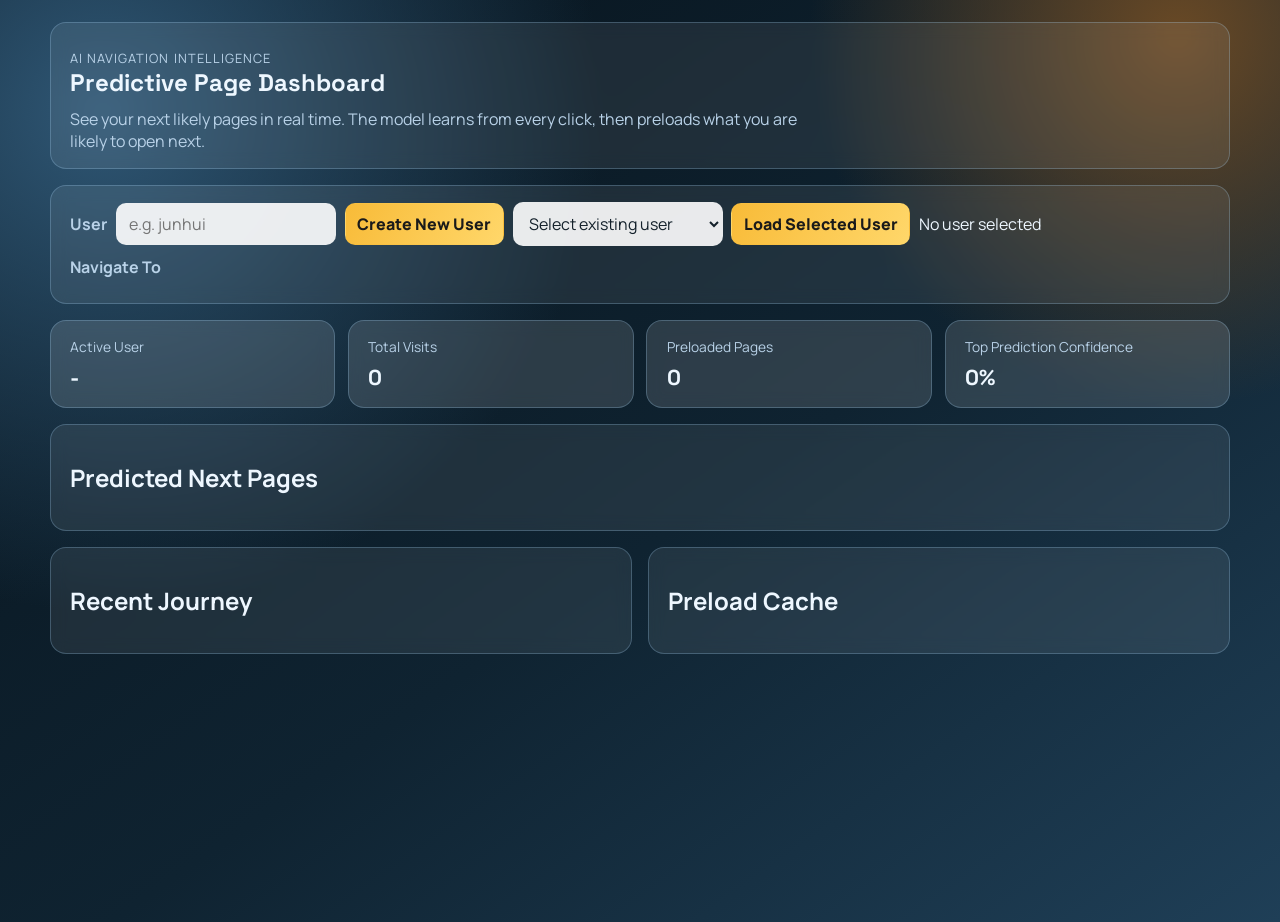
<file: frontend/index.html>
<!doctype html>
<html lang="en">
  <head>
    <meta charset="UTF-8" />
    <meta name="viewport" content="width=device-width, initial-scale=1.0" />
    <title>Predictive Preload Dashboard</title>
    <link rel="preconnect" href="https://fonts.googleapis.com" />
    <link rel="preconnect" href="https://fonts.gstatic.com" crossorigin />
    <link
      href="https://fonts.googleapis.com/css2?family=Manrope:wght@400;600;800&family=Space+Grotesk:wght@500;700&display=swap"
      rel="stylesheet"
    />
    <link rel="stylesheet" href="./styles.css" />
  </head>
  <body>
    <main class="layout">
      <section class="panel hero">
        <div>
          <p class="eyebrow">AI Navigation Intelligence</p>
          <h1>Predictive Page Dashboard</h1>
          <p>
            See your next likely pages in real time. The model learns from every click,
            then preloads what you are likely to open next.
          </p>
        </div>
      </section>

      <section class="panel controls">
        <div class="row">
          <label for="username">User</label>
          <input id="username" placeholder="e.g. junhui" />
          <button id="create-user">Create New User</button>
          <select id="existing-users">
            <option value="">Select existing user</option>
          </select>
          <button id="load-selected-user">Load Selected User</button>
          <span id="user-state">No user selected</span>
        </div>
        <div class="row">
          <label>Navigate To</label>
          <div id="page-buttons" class="page-buttons"></div>
        </div>
      </section>

      <section class="stats-grid">
        <article class="panel stat-card">
          <p>Active User</p>
          <h3 id="metric-user">-</h3>
        </article>
        <article class="panel stat-card">
          <p>Total Visits</p>
          <h3 id="metric-visits">0</h3>
        </article>
        <article class="panel stat-card">
          <p>Preloaded Pages</p>
          <h3 id="metric-cache">0</h3>
        </article>
        <article class="panel stat-card">
          <p>Top Prediction Confidence</p>
          <h3 id="metric-confidence">0%</h3>
        </article>
      </section>

      <section class="content-grid">
        <article class="panel full-span">
          <h2>Predicted Next Pages</h2>
          <div id="predictions" class="prediction-table"></div>
        </article>
      </section>

      <section class="content-grid">
        <article class="panel">
          <h2>Recent Journey</h2>
          <ul id="history" class="list"></ul>
        </article>
        <article class="panel">
          <h2>Preload Cache</h2>
          <ul id="cache-list" class="list"></ul>
        </article>
      </section>
    </main>

    <script src="./app.js"></script>
  </body>
</html>
</file>
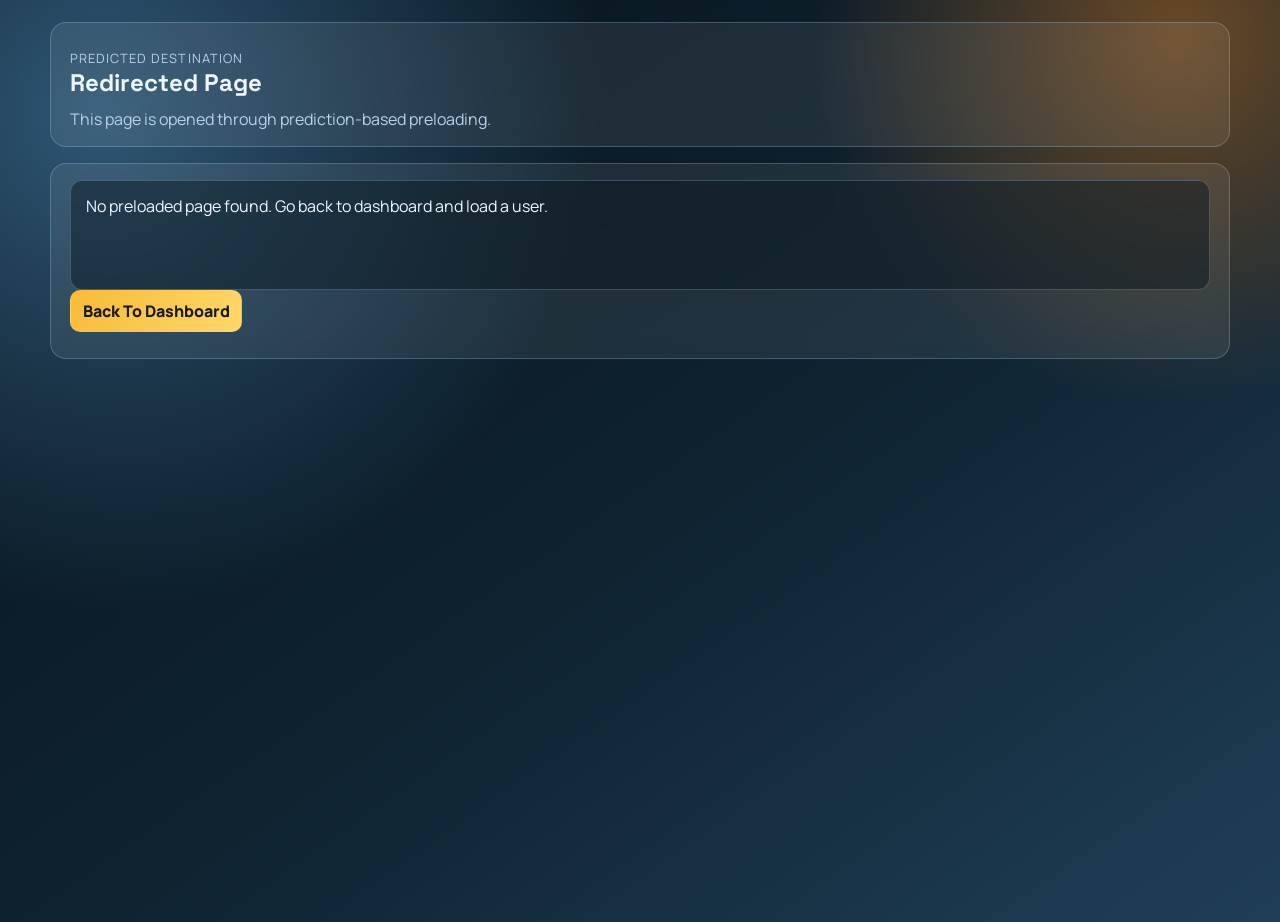
<file: frontend/redirect.html>
<!doctype html>
<html lang="en">
  <head>
    <meta charset="UTF-8" />
    <meta name="viewport" content="width=device-width, initial-scale=1.0" />
    <title>Predicted Redirect Page</title>
    <link rel="preconnect" href="https://fonts.googleapis.com" />
    <link rel="preconnect" href="https://fonts.gstatic.com" crossorigin />
    <link
      href="https://fonts.googleapis.com/css2?family=Manrope:wght@400;600;800&family=Space+Grotesk:wght@500;700&display=swap"
      rel="stylesheet"
    />
    <link rel="stylesheet" href="./styles.css" />
  </head>
  <body>
    <main class="layout">
      <section class="panel hero">
        <div>
          <p class="eyebrow">Predicted Destination</p>
          <h1>Redirected Page</h1>
          <p>This page is opened through prediction-based preloading.</p>
        </div>
      </section>

      <section class="panel">
        <article id="redirect-page-view" class="page-card">
          No preloaded page found. Go back to dashboard and load a user.
        </article>
        <div class="row">
          <button id="back-dashboard">Back To Dashboard</button>
        </div>
      </section>
    </main>

    <script src="./redirect.js"></script>
  </body>
</html>
</file>
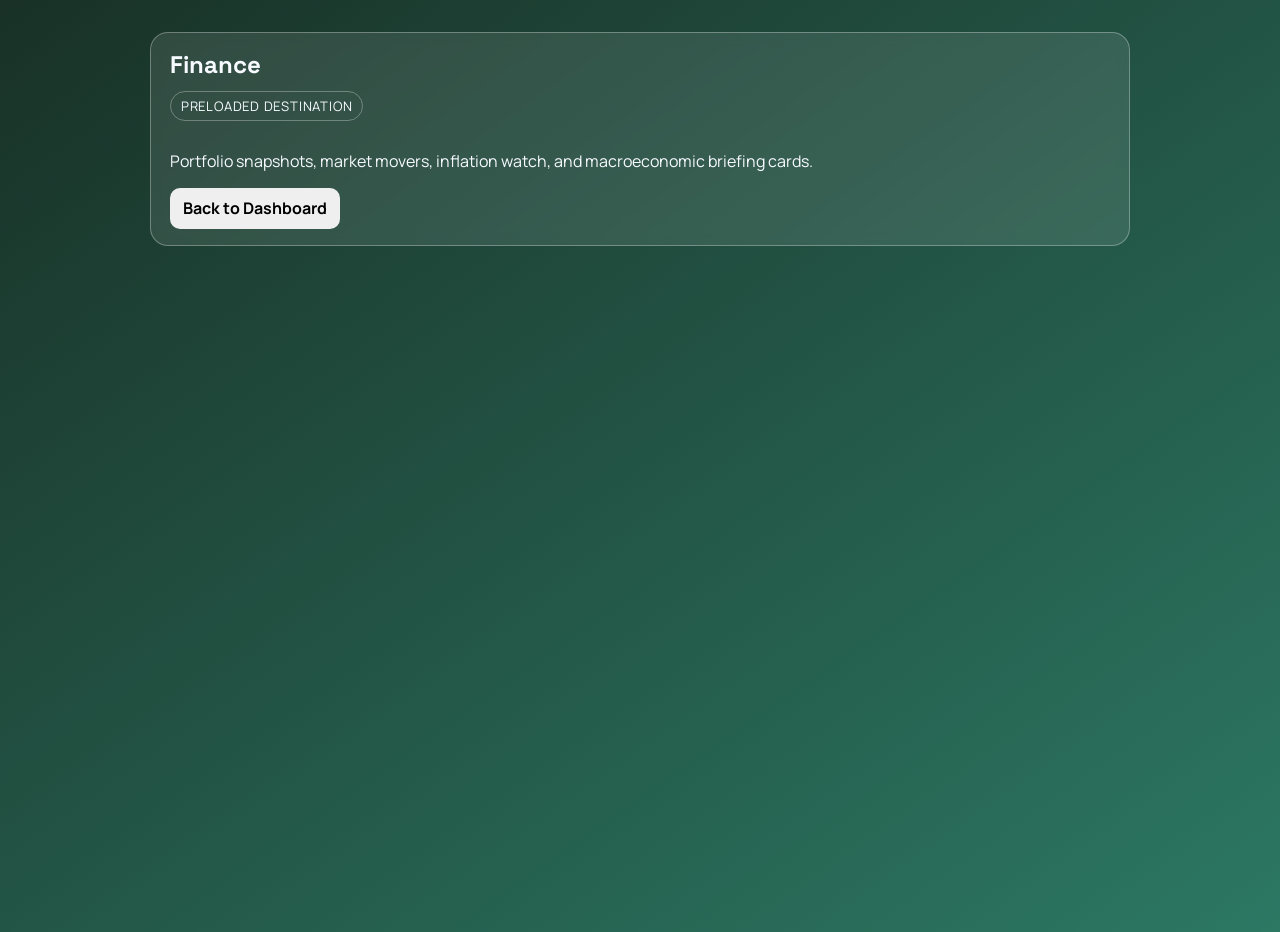
<file: frontend/pages/finance.html>
<!doctype html>
<html lang="en">
  <head>
    <meta charset="UTF-8" />
    <meta name="viewport" content="width=device-width, initial-scale=1.0" />
    <title>Finance</title>
    <link rel="preconnect" href="https://fonts.googleapis.com" />
    <link rel="preconnect" href="https://fonts.gstatic.com" crossorigin />
    <link href="https://fonts.googleapis.com/css2?family=Manrope:wght@400;600;800&family=Space+Grotesk:wght@500;700&display=swap" rel="stylesheet" />
    <link rel="stylesheet" href="./page.css" />
    <style>body { background: linear-gradient(145deg, #193127, #2c7863); }</style>
  </head>
  <body>
    <main class="wrapper">
      <section class="panel">
        <h1>Finance</h1>
        <p class="pill">Preloaded Destination</p>
        <p>Portfolio snapshots, market movers, inflation watch, and macroeconomic briefing cards.</p>
        <button onclick="window.location.href='../index.html'">Back to Dashboard</button>
      </section>
    </main>
  </body>
</html>
</file>
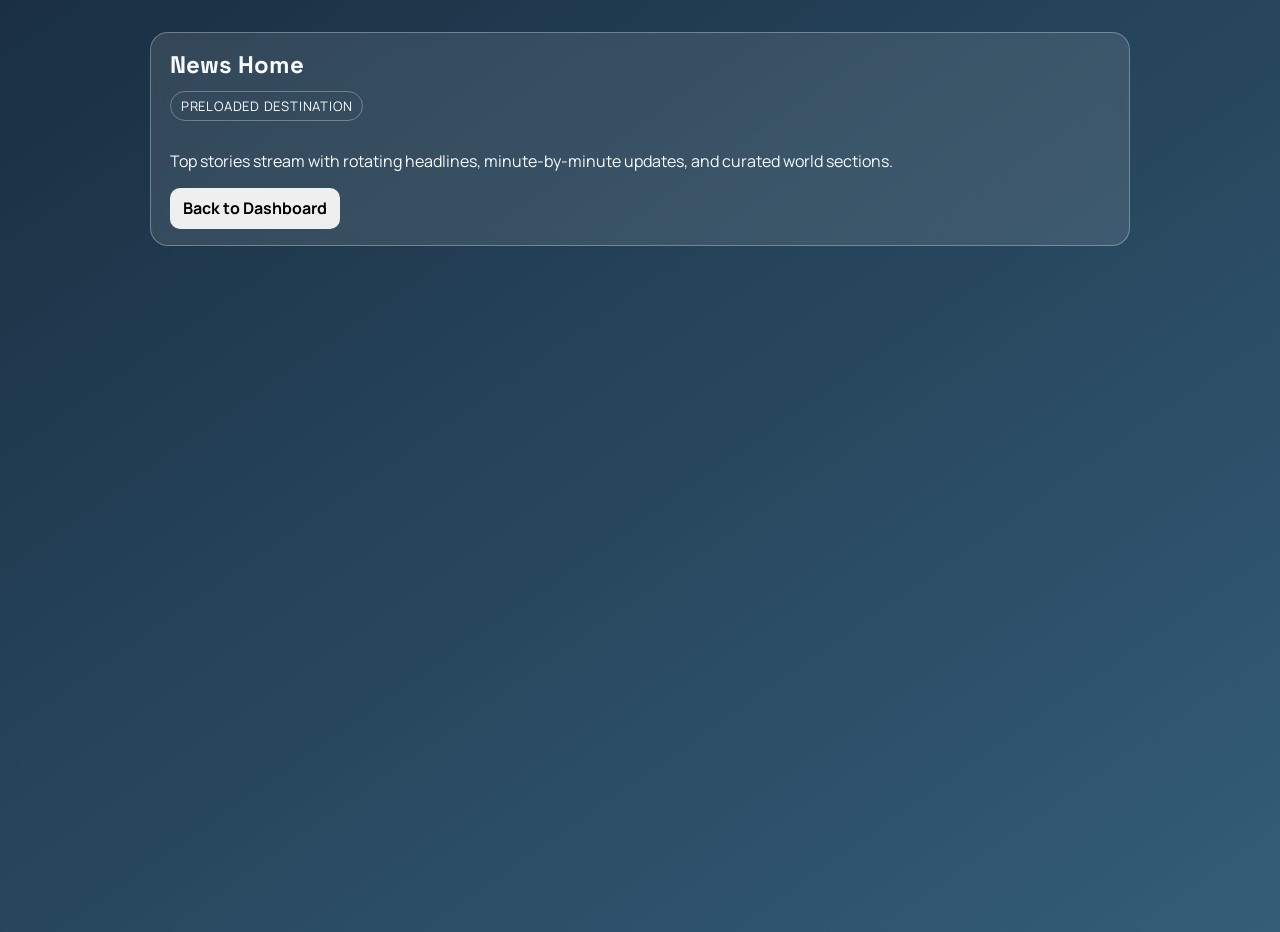
<file: frontend/pages/news-home.html>
<!doctype html>
<html lang="en">
  <head>
    <meta charset="UTF-8" />
    <meta name="viewport" content="width=device-width, initial-scale=1.0" />
    <title>News Home</title>
    <link rel="preconnect" href="https://fonts.googleapis.com" />
    <link rel="preconnect" href="https://fonts.gstatic.com" crossorigin />
    <link href="https://fonts.googleapis.com/css2?family=Manrope:wght@400;600;800&family=Space+Grotesk:wght@500;700&display=swap" rel="stylesheet" />
    <link rel="stylesheet" href="./page.css" />
    <style>body { background: linear-gradient(145deg, #1a2f42, #345d78); }</style>
  </head>
  <body>
    <main class="wrapper">
      <section class="panel">
        <h1>News Home</h1>
        <p class="pill">Preloaded Destination</p>
        <p>Top stories stream with rotating headlines, minute-by-minute updates, and curated world sections.</p>
        <button onclick="window.location.href='../index.html'">Back to Dashboard</button>
      </section>
    </main>
  </body>
</html>
</file>
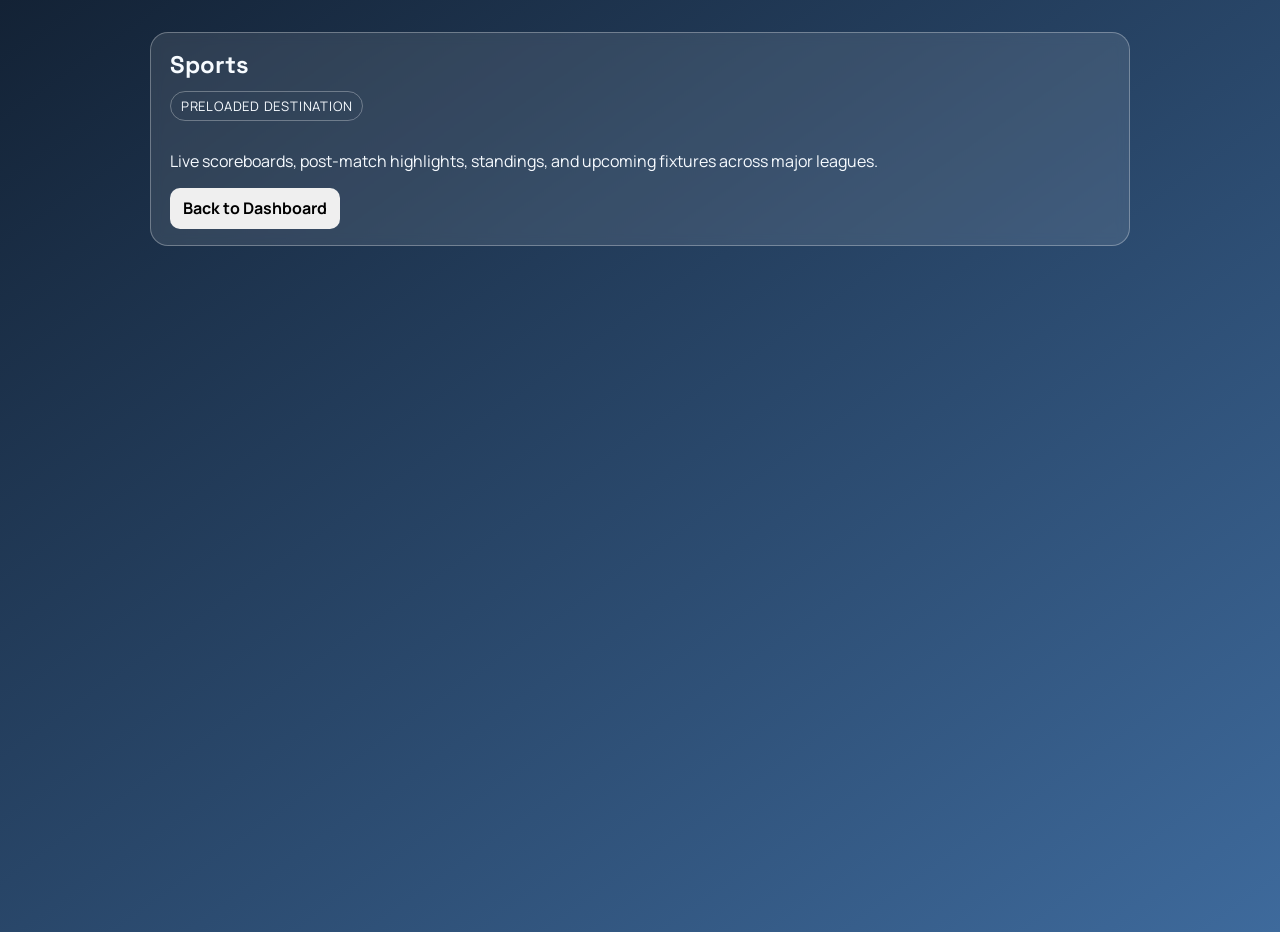
<file: frontend/pages/sports.html>
<!doctype html>
<html lang="en">
  <head>
    <meta charset="UTF-8" />
    <meta name="viewport" content="width=device-width, initial-scale=1.0" />
    <title>Sports</title>
    <link rel="preconnect" href="https://fonts.googleapis.com" />
    <link rel="preconnect" href="https://fonts.gstatic.com" crossorigin />
    <link href="https://fonts.googleapis.com/css2?family=Manrope:wght@400;600;800&family=Space+Grotesk:wght@500;700&display=swap" rel="stylesheet" />
    <link rel="stylesheet" href="./page.css" />
    <style>body { background: linear-gradient(145deg, #132235, #3e6a9c); }</style>
  </head>
  <body>
    <main class="wrapper">
      <section class="panel">
        <h1>Sports</h1>
        <p class="pill">Preloaded Destination</p>
        <p>Live scoreboards, post-match highlights, standings, and upcoming fixtures across major leagues.</p>
        <button onclick="window.location.href='../index.html'">Back to Dashboard</button>
      </section>
    </main>
  </body>
</html>
</file>
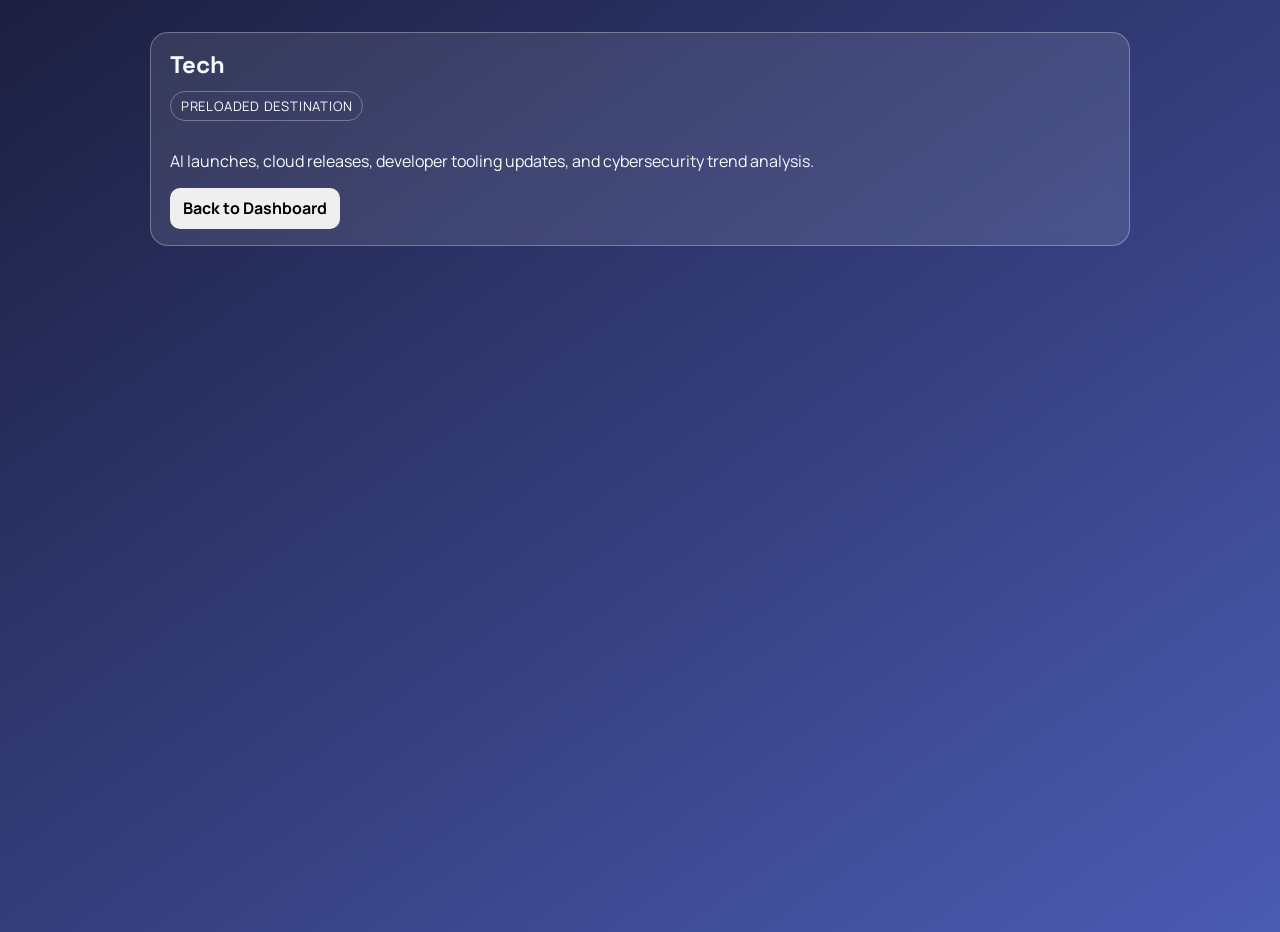
<file: frontend/pages/tech.html>
<!doctype html>
<html lang="en">
  <head>
    <meta charset="UTF-8" />
    <meta name="viewport" content="width=device-width, initial-scale=1.0" />
    <title>Tech</title>
    <link rel="preconnect" href="https://fonts.googleapis.com" />
    <link rel="preconnect" href="https://fonts.gstatic.com" crossorigin />
    <link href="https://fonts.googleapis.com/css2?family=Manrope:wght@400;600;800&family=Space+Grotesk:wght@500;700&display=swap" rel="stylesheet" />
    <link rel="stylesheet" href="./page.css" />
    <style>body { background: linear-gradient(145deg, #1c1f40, #4b5bb3); }</style>
  </head>
  <body>
    <main class="wrapper">
      <section class="panel">
        <h1>Tech</h1>
        <p class="pill">Preloaded Destination</p>
        <p>AI launches, cloud releases, developer tooling updates, and cybersecurity trend analysis.</p>
        <button onclick="window.location.href='../index.html'">Back to Dashboard</button>
      </section>
    </main>
  </body>
</html>
</file>
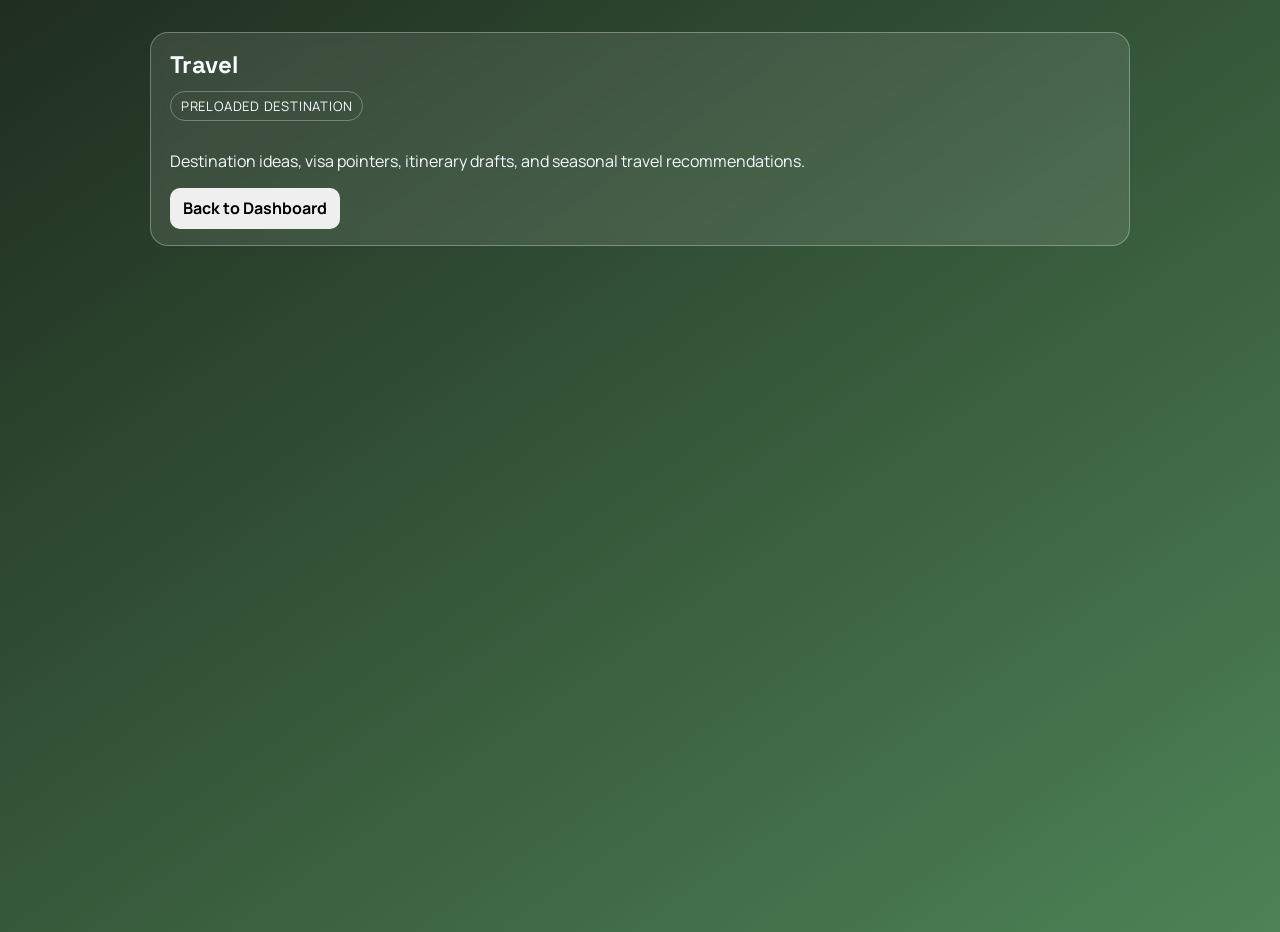
<file: frontend/pages/travel.html>
<!doctype html>
<html lang="en">
  <head>
    <meta charset="UTF-8" />
    <meta name="viewport" content="width=device-width, initial-scale=1.0" />
    <title>Travel</title>
    <link rel="preconnect" href="https://fonts.googleapis.com" />
    <link rel="preconnect" href="https://fonts.gstatic.com" crossorigin />
    <link href="https://fonts.googleapis.com/css2?family=Manrope:wght@400;600;800&family=Space+Grotesk:wght@500;700&display=swap" rel="stylesheet" />
    <link rel="stylesheet" href="./page.css" />
    <style>body { background: linear-gradient(145deg, #1f2d1f, #4d8356); }</style>
  </head>
  <body>
    <main class="wrapper">
      <section class="panel">
        <h1>Travel</h1>
        <p class="pill">Preloaded Destination</p>
        <p>Destination ideas, visa pointers, itinerary drafts, and seasonal travel recommendations.</p>
        <button onclick="window.location.href='../index.html'">Back to Dashboard</button>
      </section>
    </main>
  </body>
</html>
</file>
<file: frontend/styles.css>
:root {
  --bg-0: #07131c;
  --bg-1: #0f2331;
  --bg-2: #1f3f57;
  --panel: rgba(255, 255, 255, 0.08);
  --panel-strong: rgba(255, 255, 255, 0.13);
  --border: rgba(173, 219, 255, 0.25);
  --text-main: #eef7ff;
  --text-soft: #b9d2e8;
  --accent: #f8bb38;
  --accent-2: #32d3b8;
}

* {
  box-sizing: border-box;
}

body {
  margin: 0;
  font-family: "Manrope", sans-serif;
  color: var(--text-main);
  min-height: 100vh;
  background: radial-gradient(circle at 8% 12%, #2f5775 0%, transparent 35%),
    radial-gradient(circle at 92% 4%, #694925 0%, transparent 25%),
    linear-gradient(145deg, var(--bg-0), var(--bg-1) 55%, var(--bg-2));
}

.layout {
  width: min(1180px, 94vw);
  margin: 1.4rem auto 2rem;
  display: grid;
  gap: 1rem;
}

.panel {
  backdrop-filter: blur(8px);
  background: var(--panel);
  border: 1px solid var(--border);
  border-radius: 16px;
  padding: 1rem 1.2rem;
}

.hero {
  display: flex;
  justify-content: space-between;
  align-items: end;
}

.eyebrow {
  margin: 0 0 0.2rem;
  font-size: 0.8rem;
  letter-spacing: 0.08em;
  text-transform: uppercase;
  color: var(--accent-2);
}

.hero h1 {
  margin: 0;
  font-family: "Space Grotesk", sans-serif;
}

.hero p {
  color: var(--text-soft);
  margin: 0.6rem 0 0;
  max-width: 760px;
}

.row {
  display: flex;
  flex-wrap: wrap;
  align-items: center;
  gap: 0.55rem;
  margin-bottom: 0.6rem;
}

label {
  font-weight: 700;
  color: var(--text-soft);
}

input,
select,
button {
  border-radius: 10px;
  padding: 0.58rem 0.72rem;
  font: inherit;
  border: 1px solid transparent;
}

input,
select {
  min-width: 210px;
  background: rgba(255, 255, 255, 0.9);
  color: #14212b;
}

.page-buttons {
  display: flex;
  flex-wrap: wrap;
  gap: 0.55rem;
}

.nav-page-btn {
  background: rgba(50, 211, 184, 0.15);
  color: var(--text-main);
  border: 1px solid rgba(50, 211, 184, 0.45);
}

.nav-page-btn:hover {
  background: rgba(50, 211, 184, 0.28);
}

.nav-page-btn:disabled {
  opacity: 0.45;
  cursor: not-allowed;
}

button {
  background: linear-gradient(120deg, var(--accent), #ffd76a);
  color: #1a1a1a;
  font-weight: 800;
  cursor: pointer;
}

.stats-grid {
  display: grid;
  grid-template-columns: repeat(4, minmax(0, 1fr));
  gap: 0.8rem;
}

.stat-card {
  background: var(--panel-strong);
}

.stat-card p {
  margin: 0;
  font-size: 0.86rem;
  color: var(--text-soft);
}

.stat-card h3 {
  margin: 0.5rem 0 0;
  font-size: 1.35rem;
  font-family: "Space Grotesk", sans-serif;
}

.content-grid {
  display: grid;
  grid-template-columns: 1fr 1fr;
  gap: 1rem;
}

.full-span {
  grid-column: 1 / -1;
}

.page-card {
  border-radius: 12px;
  border: 1px solid var(--border);
  background: rgba(5, 18, 28, 0.45);
  padding: 0.9rem;
  min-height: 110px;
}

.prediction-table {
  display: grid;
  gap: 0.6rem;
}

.prediction-row {
  border: 1px solid var(--border);
  border-radius: 12px;
  padding: 0.65rem;
  background: rgba(5, 18, 28, 0.45);
}

.prediction-topline {
  display: flex;
  justify-content: space-between;
  align-items: center;
  gap: 0.6rem;
  font-size: 0.92rem;
}

.prediction-url {
  color: var(--text-soft);
  overflow-wrap: anywhere;
}

.prediction-redirect-btn {
  margin-top: 0.55rem;
  width: 100%;
}

.probability {
  font-weight: 800;
}

.meter {
  margin-top: 0.5rem;
  width: 100%;
  height: 8px;
  border-radius: 999px;
  background: rgba(255, 255, 255, 0.15);
  overflow: hidden;
}

.meter span {
  display: block;
  height: 100%;
  border-radius: 999px;
  background: linear-gradient(90deg, #3af0d0, #f8bb38);
}

.list {
  margin: 0;
  padding-left: 1rem;
  line-height: 1.6;
}

.ok {
  color: var(--accent-2);
}

@media (max-width: 900px) {
  .stats-grid {
    grid-template-columns: repeat(2, minmax(0, 1fr));
  }

  .content-grid {
    grid-template-columns: 1fr;
  }

  input,
  select {
    min-width: 100%;
  }

  .page-buttons {
    width: 100%;
  }
}
</file>
<file: frontend/pages/page.css>
:root {
  --card: rgba(255, 255, 255, 0.1);
  --border: rgba(255, 255, 255, 0.3);
  --text: #f7fbff;
}

* {
  box-sizing: border-box;
}

body {
  margin: 0;
  font-family: "Manrope", sans-serif;
  color: var(--text);
  min-height: 100vh;
}

.wrapper {
  width: min(980px, 92vw);
  margin: 2rem auto;
  display: grid;
  gap: 1rem;
}

.panel {
  border: 1px solid var(--border);
  background: var(--card);
  border-radius: 18px;
  padding: 1rem 1.2rem;
  backdrop-filter: blur(6px);
}

h1 {
  margin: 0;
  font-family: "Space Grotesk", sans-serif;
}

.pill {
  display: inline-block;
  margin-top: 0.7rem;
  font-size: 0.82rem;
  letter-spacing: 0.06em;
  text-transform: uppercase;
  border: 1px solid var(--border);
  padding: 0.3rem 0.6rem;
  border-radius: 999px;
}

button {
  border: none;
  border-radius: 10px;
  padding: 0.6rem 0.8rem;
  font: inherit;
  font-weight: 700;
  cursor: pointer;
}
</file>
